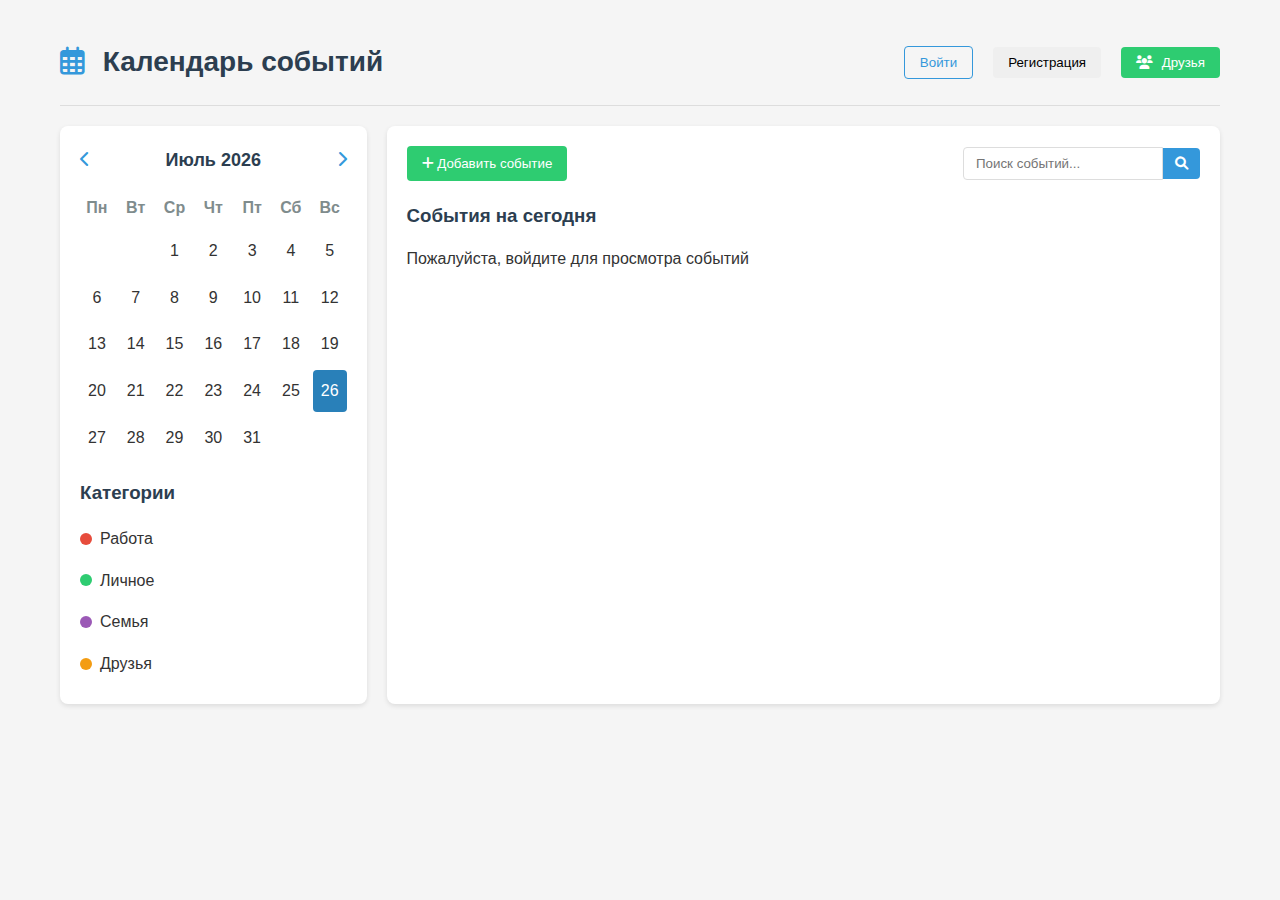
<file: index.html>
<!DOCTYPE html>
<html lang="ru">
<head>
    <meta charset="UTF-8">
    <meta name="viewport" content="width=device-width, initial-scale=1.0">
    <title>Календарь событий</title>
    <link rel="stylesheet" href="styles.css">
    <link rel="stylesheet" href="https://cdnjs.cloudflare.com/ajax/libs/font-awesome/6.0.0-beta3/css/all.min.css">
</head>
<body>
    <div class="container">
        <header>
            <h1><i class="far fa-calendar-alt"></i> Календарь событий</h1>
            <div class="user-actions">
                <button id="login-btn">Войти</button>
                <button id="register-btn">Регистрация</button>
                <button id="friends-btn" onclick="window.location.href='friends.html'"><i class="fas fa-users"></i> Друзья</button>
            </div>
        </header>

        <div class="main-content">
            <aside class="sidebar">
                <div class="calendar-view">
                    <div class="month-header">
                        <button id="prev-month"><i class="fas fa-chevron-left"></i></button>
                        <h2 id="current-month">Июнь 2023</h2>
                        <button id="next-month"><i class="fas fa-chevron-right"></i></button>
                    </div>
                    <div id="calendar-days" class="calendar-days"></div>
                </div>

                <div class="event-categories">
                    <h3>Категории</h3>
                    <ul>
                        <li><span class="category-color work"></span> Работа</li>
                        <li><span class="category-color personal"></span> Личное</li>
                        <li><span class="category-color family"></span> Семья</li>
                        <li><span class="category-color friends"></span> Друзья</li>
                    </ul>
                </div>
            </aside>

            <main class="event-content">
                <div class="event-actions">
                    <button id="add-event-btn"><i class="fas fa-plus"></i> Добавить событие</button>
                    <div class="search-box">
                        <input type="text" id="event-search" placeholder="Поиск событий...">
                        <button id="search-btn"><i class="fas fa-search"></i></button>
                    </div>
                </div>

                <div class="events-list">
                    <h3 id="events-date">События на сегодня</h3>
                    <div id="events-container" class="events-container">
                        <!-- События будут добавляться здесь -->
                    </div>
                </div>
            </main>
        </div>
    </div>

    <!-- Модальные окна -->
    <div id="event-modal" class="modal">
        <div class="modal-content">
            <span class="close">&times;</span>
            <h2 id="modal-title">Добавить новое событие</h2>
            <form id="event-form">
                <div class="form-group">
                    <label for="event-title">Название:</label>
                    <input type="text" id="event-title" required>
                </div>
                <div class="form-group">
                    <label for="event-date">Дата:</label>
                    <input type="date" id="event-date" required>
                </div>
                <div class="form-group">
                    <label for="event-time">Время:</label>
                    <input type="time" id="event-time">
                </div>
                <div class="form-group">
                    <label for="event-category">Категория:</label>
                    <select id="event-category">
                        <option value="work">Работа</option>
                        <option value="personal">Личное</option>
                        <option value="family">Семья</option>
                        <option value="friends">Друзья</option>
                    </select>
                </div>
                <div class="form-group">
                    <label for="event-description">Описание:</label>
                    <textarea id="event-description" rows="3"></textarea>
                </div>
                <div class="form-group">
                    <label for="event-share">Поделиться с друзьями:</label>
                    <input type="text" id="event-share" placeholder="Введите email друга">
                    <button type="button" id="add-friend-btn">Добавить</button>
                    <div id="friends-list" class="friends-list"></div>
                </div>
                <div class="form-actions">
                    <button type="submit" id="save-event-btn">Сохранить</button>
                    <button type="button" id="delete-event-btn" class="hidden">Удалить</button>
                </div>
            </form>
        </div>
    </div>

    <div id="auth-modal" class="modal">
        <div class="modal-content">
            <span class="close">&times;</span>
            <h2 id="auth-modal-title">Вход</h2>
            <form id="auth-form">
                <div id="auth-name-group" class="form-group hidden">
                    <label for="auth-name">Имя:</label>
                    <input type="text" id="auth-name">
                </div>
                <div class="form-group">
                    <label for="auth-email">Email:</label>
                    <input type="email" id="auth-email" required>
                </div>
                <div class="form-group">
                    <label for="auth-password">Пароль:</label>
                    <input type="password" id="auth-password" required>
                </div>
                <div class="form-actions">
                    <button type="submit" id="auth-submit-btn">Войти</button>
                </div>
                    <span id="auth-switch-text">Нет аккаунта? </span>
                    <a href="#" id="auth-switch-link">Зарегистрироваться</a>
                </div>
            </form>
        </div>
    </div>

    <script src="script.js"></script>
</body>
</html>
</file>
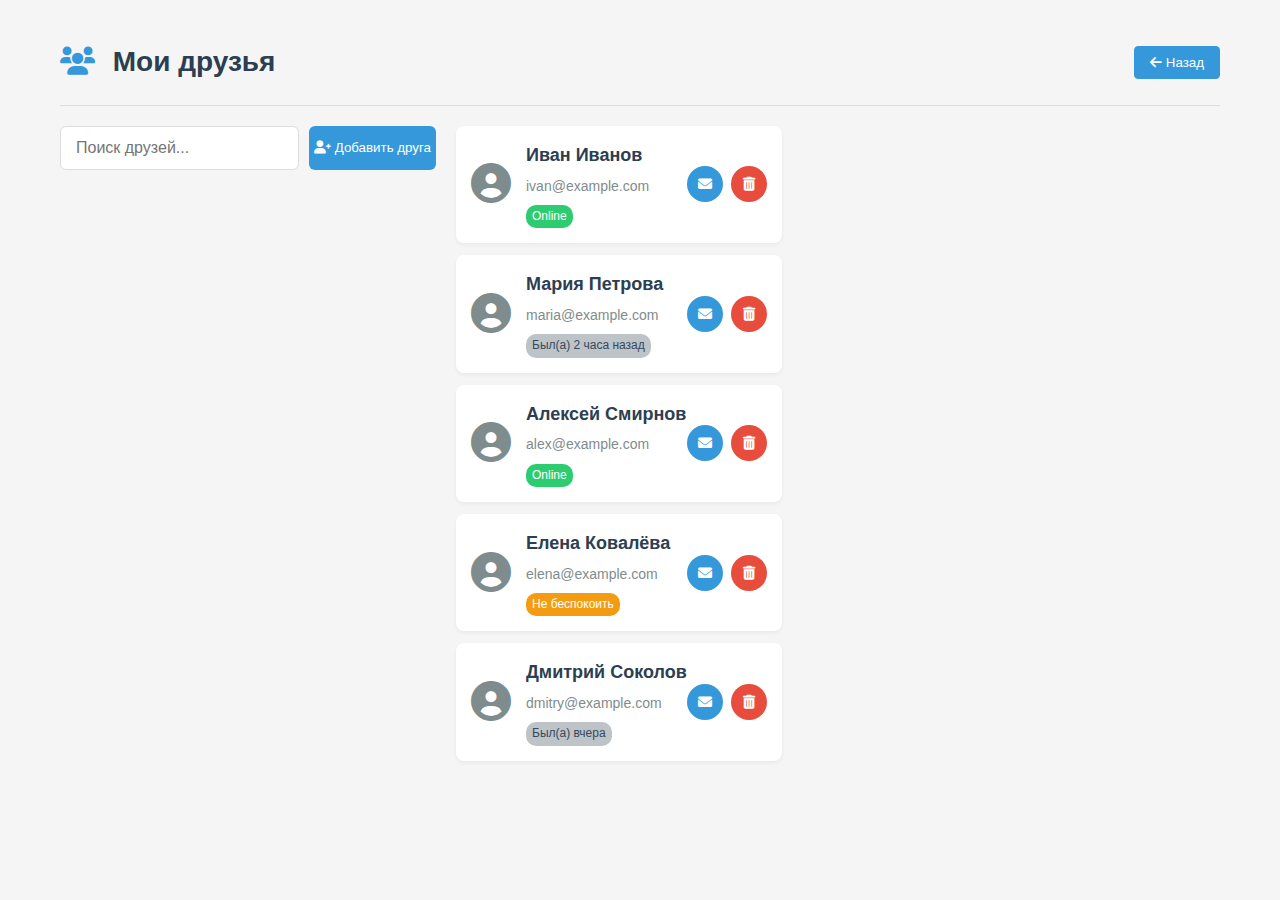
<file: friends.html>
<!DOCTYPE html>
<html lang="ru">
<head>
    <meta charset="UTF-8">
    <meta name="viewport" content="width=device-width, initial-scale=1.0">
    <title>Мои друзья | Календарь событий</title>
    <link rel="stylesheet" href="styles.css">
    <link rel="stylesheet" href="https://cdnjs.cloudflare.com/ajax/libs/font-awesome/6.0.0-beta3/css/all.min.css">
</head>
<body>
    <div class="container">
        <header>
            <h1><i class="fas fa-users"></i> Мои друзья</h1>
            <div class="user-actions">
                <button onclick="window.location.href='index.html'"><i class="fas fa-arrow-left"></i> Назад</button>
            </div>
        </header>

        <div class="main-content">
            <div class="friends-controls">
                <div class="friends-search">
                    <input type="text" id="friend-search" placeholder="Поиск друзей...">
                    <button id="add-friend-btn"><i class="fas fa-user-plus"></i> Добавить друга</button>
                </div>
            </div>

            <div class="friends-list-container">
                <div id="friends-list">
                    <!-- Друзья будут добавляться здесь -->
                    <div class="friend-card">
                        <div class="friend-avatar">
                            <i class="fas fa-user-circle"></i>
                        </div>
                        <div class="friend-info">
                            <h3>Иван Иванов</h3>
                            <p>ivan@example.com</p>
                            <div class="friend-status online">Online</div>
                        </div>
                        <div class="friend-actions">
                            <button class="friend-action message"><i class="fas fa-envelope"></i></button>
                            <button class="friend-action remove"><i class="fas fa-trash-alt"></i></button>
                        </div>
                    </div>

                    <div class="friend-card">
                        <div class="friend-avatar">
                            <i class="fas fa-user-circle"></i>
                        </div>
                        <div class="friend-info">
                            <h3>Мария Петрова</h3>
                            <p>maria@example.com</p>
                            <div class="friend-status offline">Был(а) 2 часа назад</div>
                        </div>
                        <div class="friend-actions">
                            <button class="friend-action message"><i class="fas fa-envelope"></i></button>
                            <button class="friend-action remove"><i class="fas fa-trash-alt"></i></button>
                        </div>
                    </div>

                    <div class="friend-card">
                        <div class="friend-avatar">
                            <i class="fas fa-user-circle"></i>
                        </div>
                        <div class="friend-info">
                            <h3>Алексей Смирнов</h3>
                            <p>alex@example.com</p>
                            <div class="friend-status online">Online</div>
                        </div>
                        <div class="friend-actions">
                            <button class="friend-action message"><i class="fas fa-envelope"></i></button>
                            <button class="friend-action remove"><i class="fas fa-trash-alt"></i></button>
                        </div>
                    </div>

                    <div class="friend-card">
                        <div class="friend-avatar">
                            <i class="fas fa-user-circle"></i>
                        </div>
                        <div class="friend-info">
                            <h3>Елена Ковалёва</h3>
                            <p>elena@example.com</p>
                            <div class="friend-status away">Не беспокоить</div>
                        </div>
                        <div class="friend-actions">
                            <button class="friend-action message"><i class="fas fa-envelope"></i></button>
                            <button class="friend-action remove"><i class="fas fa-trash-alt"></i></button>
                        </div>
                    </div>

                    <div class="friend-card">
                        <div class="friend-avatar">
                            <i class="fas fa-user-circle"></i>
                        </div>
                        <div class="friend-info">
                            <h3>Дмитрий Соколов</h3>
                            <p>dmitry@example.com</p>
                            <div class="friend-status offline">Был(а) вчера</div>
                        </div>
                        <div class="friend-actions">
                            <button class="friend-action message"><i class="fas fa-envelope"></i></button>
                            <button class="friend-action remove"><i class="fas fa-trash-alt"></i></button>
                        </div>
                    </div>
                </div>
            </div>
        </div>
    </div>

    <!-- Модальное окно для добавления друга -->
    <div id="add-friend-modal" class="modal">
        <div class="modal-content">
            <span class="close">&times;</span>
            <h2><i class="fas fa-user-plus"></i> Добавить друга</h2>
            <form id="add-friend-form">
                <div class="form-group">
                    <label for="friend-email">Email друга:</label>
                    <input type="email" id="friend-email" placeholder="Введите email друга" required>
                </div>
                <div class="form-group">
                    <label for="friend-name">Имя (необязательно):</label>
                    <input type="text" id="friend-name" placeholder="Введите имя друга">
                </div>
                <div class="form-actions">
                    <button type="submit" class="btn-primary">Добавить</button>
                </div>
            </form>
        </div>
    </div>

    <script>
        document.addEventListener('DOMContentLoaded', function() {
            // Открытие модального окна
            document.getElementById('add-friend-btn').addEventListener('click', function() {
                document.getElementById('add-friend-modal').style.display = 'block';
            });
            
            // Закрытие модального окна
            document.querySelector('.close').addEventListener('click', function() {
                document.getElementById('add-friend-modal').style.display = 'none';
            });
            
            // Поиск друзей
            document.getElementById('friend-search').addEventListener('input', function() {
                const searchTerm = this.value.toLowerCase();
                const friends = document.querySelectorAll('.friend-card');
                
                friends.forEach(friend => {
                    const name = friend.querySelector('h3').textContent.toLowerCase();
                    const email = friend.querySelector('p').textContent.toLowerCase();
                    
                    if (name.includes(searchTerm) || email.includes(searchTerm)) {
                        friend.style.display = 'flex';
                    } else {
                        friend.style.display = 'none';
                    }
                });
            });
            
            // Обработка добавления друга (заглушка)
            document.getElementById('add-friend-form').addEventListener('submit', function(e) {
                e.preventDefault();
                const email = document.getElementById('friend-email').value;
                const name = document.getElementById('friend-name').value || email.split('@')[0];
                
                alert(`Запрос дружбы отправлен для ${name} (${email})`);
                document.getElementById('add-friend-modal').style.display = 'none';
                this.reset();
            });
            
            // Удаление друга
            document.querySelectorAll('.friend-action.remove').forEach(btn => {
                btn.addEventListener('click', function() {
                    const friendCard = this.closest('.friend-card');
                    const friendName = friendCard.querySelector('h3').textContent;
                    
                    if (confirm(`Вы уверены, что хотите удалить ${friendName} из друзей?`)) {
                        friendCard.remove();
                    }
                });
            });
        });
    </script>
</body>
</html>
</file>
<file: styles.css>
/* Общие стили */
* {
    box-sizing: border-box;
    margin: 0;
    padding: 0;
    font-family: 'Segoe UI', Tahoma, Geneva, Verdana, sans-serif;
}

body {
    background-color: #f5f5f5;
    color: #333;
    line-height: 1.6;
}

.container {
    max-width: 1200px;
    margin: 0 auto;
    padding: 20px;
}

header {
    display: flex;
    justify-content: space-between;
    align-items: center;
    padding: 20px 0;
    border-bottom: 1px solid #ddd;
    margin-bottom: 20px;
}

header h1 {
    font-size: 28px;
    color: #2c3e50;
}

header h1 i {
    margin-right: 10px;
    color: #3498db;
}

.user-actions button {
    padding: 8px 15px;
    margin-left: 10px;
    border: none;
    border-radius: 4px;
    cursor: pointer;
    font-weight: 500;
}

.user-actions button:first-child {
    background-color: #f5f5f5;
    color: #3498db;
    border: 1px solid #3498db;
}

.user-actions button:last-child {
    background-color: #3498db;
    color: white;
}

.main-content {
    display: flex;
    gap: 20px;
}

.sidebar {
    flex: 1;
    background: white;
    border-radius: 8px;
    padding: 20px;
    box-shadow: 0 2px 5px rgba(0,0,0,0.1);
}

.event-content {
    flex: 3;
    background: white;
    border-radius: 8px;
    padding: 20px;
    box-shadow: 0 2px 5px rgba(0,0,0,0.1);
}

/* Стили для страницы друзей */
.friends-controls {
    margin-bottom: 25px;
}

.friends-search {
    display: flex;
    gap: 10px;
    margin-bottom: 20px;
}

#friend-search {
    flex: 1;
    padding: 12px 15px;
    border: 1px solid #ddd;
    border-radius: 6px;
    font-size: 16px;
}

#add-friend-btn {
    padding: 5px 5px;
    background-color: #3498db;
    color: white;
    border: none;
    border-radius: 6px;
    cursor: pointer;
    font-weight: 500;
    white-space: nowrap;
}

#add-friend-btn:hover {
    background-color: #2980b9;
}

.friend-card {
    display: flex;
    align-items: center;
    padding: 15px;
    background-color: #fff;
    border-radius: 8px;
    margin-bottom: 12px;
    box-shadow: 0 2px 4px rgba(0,0,0,0.05);
    transition: transform 0.2s, box-shadow 0.2s;
}

.friend-card:hover {
    transform: translateY(-2px);
    box-shadow: 0 4px 8px rgba(0,0,0,0.1);
}

.friend-avatar {
    margin-right: 15px;
    font-size: 40px;
    color: #7f8c8d;
}

.friend-info {
    flex: 1;
}

.friend-info h3 {
    margin: 0 0 5px;
    color: #2c3e50;
    font-size: 18px;
}

.friend-info p {
    margin: 0 0 5px;
    color: #7f8c8d;
    font-size: 14px;
}

.friend-status {
    font-size: 12px;
    padding: 2px 6px;
    border-radius: 10px;
    display: inline-block;
}

.friend-status.online {
    background-color: #2ecc71;
    color: white;
}

.friend-status.offline {
    background-color: #bdc3c7;
    color: #34495e;
}

.friend-status.away {
    background-color: #f39c12;
    color: white;
}

.friend-actions {
    display: flex;
    gap: 8px;
}

.friend-action {
    width: 36px;
    height: 36px;
    border: none;
    border-radius: 50%;
    cursor: pointer;
    display: flex;
    align-items: center;
    justify-content: center;
    font-size: 14px;
    transition: background-color 0.2s;
}

.friend-action.message {
    background-color: #3498db;
    color: white;
}

.friend-action.message:hover {
    background-color: #2980b9;
}

.friend-action.remove {
    background-color: #e74c3c;
    color: white;
}

.friend-action.remove:hover {
    background-color: #c0392b;
}


.event-categories li {
    cursor: pointer;
    transition: background-color 0.2s;
    padding: 8px 12px;
    border-radius: 4px;
}

.event-categories li:hover {
    background-color: #f0f0f0;
}

.event-categories li.active {
    background-color: #e0f7fa;
    font-weight: bold;
}

/* Модальное окно */
.modal {
    display: none;
    position: fixed;
    z-index: 100;
    left: 0;
    top: 0;
    width: 100%;
    height: 100%;
    background-color: rgba(0,0,0,0.5);
}

.modal-content {
    background-color: #fff;
    margin: 10% auto;
    padding: 25px;
    border-radius: 8px;
    width: 90%;
    max-width: 500px;
    box-shadow: 0 5px 15px rgba(0,0,0,0.3);
}

.modal h2 {
    margin-top: 0;
    color: #2c3e50;
}

.close {
    color: #aaa;
    float: right;
    font-size: 24px;
    font-weight: bold;
    cursor: pointer;
}

.close:hover {
    color: #333;
}

.form-group {
    margin-bottom: 15px;
}

.form-group label {
    display: block;
    margin-bottom: 5px;
    font-weight: 500;
    color: #2c3e50;
}

.form-group input {
    width: 100%;
    padding: 10px 12px;
    border: 1px solid #ddd;
    border-radius: 4px;
    font-size: 16px;
}

.form-actions {
    margin-top: 20px;
    text-align: right;
}

.btn-primary {
    padding: 10px 20px;
    background-color: #3498db;
    color: white;
    border: none;
    border-radius: 4px;
    cursor: pointer;
    font-weight: 500;
}

.btn-primary:hover {
    background-color: #2980b9;
}

/* Стили для кнопки "Друзья" */
#friends-btn {
    padding: 8px 15px;
    margin-left: 10px;
    border: none;
    border-radius: 4px;
    cursor: pointer;
    font-weight: 500;
    background-color: #2ecc71;
    color: white;
}

#friends-btn:hover {
    background-color: #2ecc71;
}

#friends-btn i {
    margin-right: 5px;
}

.user-actions {
    display: flex;
    align-items: center;
    gap: 10px;
}

/* Календарь */
.calendar-view {
    margin-bottom: 20px;
}

.month-header {
    display: flex;
    justify-content: space-between;
    align-items: center;
    margin-bottom: 15px;
}

.month-header h2 {
    font-size: 18px;
    color: #2c3e50;
}

.month-header button {
    background: none;
    border: none;
    font-size: 16px;
    cursor: pointer;
    color: #3498db;
}

.calendar-days {
    display: grid;
    grid-template-columns: repeat(7, 1fr);
    gap: 5px;
}

.day-header {
    text-align: center;
    font-weight: bold;
    padding: 5px;
    color: #7f8c8d;
}

.day {
    text-align: center;
    padding: 8px;
    border-radius: 4px;
    cursor: pointer;
}

.day:hover {
    background-color: #f0f0f0;
}

.day.today {
    background-color: #3498db;
    color: white;
}

.day.selected {
    background-color: #2980b9;
    color: white;
}

.day.has-events::after {
    content: '';
    display: block;
    width: 5px;
    height: 5px;
    background-color: #e74c3c;
    border-radius: 50%;
    margin: 3px auto 0;
}

/* Категории */
.event-categories h3 {
    margin-bottom: 10px;
    color: #2c3e50;
}

.event-categories ul {
    list-style: none;
}

.event-categories li {
    padding: 8px 0;
    display: flex;
    align-items: center;
}

.category-color {
    display: inline-block;
    width: 12px;
    height: 12px;
    border-radius: 50%;
    margin-right: 8px;
}

.category-color.all {
    background-color: #9e9e9e;
}

.category-color.work {
    background-color: #e74c3c;
}

.category-color.personal {
    background-color: #2ecc71;
}

.category-color.family {
    background-color: #9b59b6;
}

.category-color.friends {
    background-color: #f39c12;
}

/* События */
.event-actions {
    display: flex;
    justify-content: space-between;
    margin-bottom: 20px;
}

#add-event-btn {
    background-color: #2ecc71;
    color: white;
    border: none;
    padding: 10px 15px;
    border-radius: 4px;
    cursor: pointer;
    font-weight: 500;
}

#add-event-btn:hover {
    background-color: #27ae60;
}

.search-box {
    display: flex;
    align-items: center;
}

#event-search {
    padding: 8px 12px;
    border: 1px solid #ddd;
    border-radius: 4px 0 0 4px;
    width: 200px;
}

#search-btn {
    padding: 8px 12px;
    background-color: #3498db;
    color: white;
    border: none;
    border-radius: 0 4px 4px 0;
    cursor: pointer;
}

.events-list h3 {
    margin-bottom: 15px;
    color: #2c3e50;
}

.events-container {
    display: flex;
    flex-direction: column;
    gap: 10px;
}

.event-card {
    background-color: #f9f9f9;
    border-left: 4px solid #3498db;
    padding: 15px;
    border-radius: 4px;
    cursor: pointer;
    transition: transform 0.2s;
}

.event-card:hover {
    transform: translateX(5px);
}

.event-card.work {
    border-left-color: #e74c3c;
}

.event-card.personal {
    border-left-color: #2ecc71;
}

.event-card.family {
    border-left-color: #9b59b6;
}

.event-card.friends {
    border-left-color: #f39c12;
}

.event-card h4 {
    margin-bottom: 5px;
    color: #2c3e50;
}

.event-time {
    font-size: 14px;
    color: #7f8c8d;
    margin-bottom: 5px;
}

.event-description {
    font-size: 14px;
    color: #555;
}

/* Модальные окна */
.modal {
    display: none;
    position: fixed;
    z-index: 1;
    left: 0;
    top: 0;
    width: 100%;
    height: 100%;
    background-color: rgba(0,0,0,0.5);
}

.modal-content {
    background-color: white;
    margin: 10% auto;
    padding: 20px;
    border-radius: 8px;
    width: 90%;
    max-width: 500px;
    box-shadow: 0 5px 15px rgba(0,0,0,0.3);
    position: relative;
}

.close {
    position: absolute;
    right: 20px;
    top: 10px;
    font-size: 24px;
    font-weight: bold;
    color: #aaa;
    cursor: pointer;
}

.close:hover {
    color: #333;
}

.form-group {
    margin-bottom: 15px;
}

.form-group label {
    display: block;
    margin-bottom: 5px;
    font-weight: 500;
    color: #2c3e50;
}

.form-group input,
.form-group select,
.form-group textarea {
    width: 100%;
    padding: 8px 12px;
    border: 1px solid #ddd;
    border-radius: 4px;
    font-size: 14px;
}

.form-group textarea {
    resize: vertical;
}

.form-actions {
    display: flex;
    justify-content: space-between;
    margin-top: 20px;
}

.form-actions button {
    padding: 10px 15px;
    border: none;
    border-radius: 4px;
    cursor: pointer;
    font-weight: 500;
}

#save-event-btn {
    background-color: #2ecc71;
    color: white;
}

#delete-event-btn {
    background-color: #e74c3c;
    color: white;
}

#auth-submit-btn {
    background-color: #3498db;
    color: white;
    width: 100%;
}

.friends-list {
    margin-top: 10px;
    display: flex;
    flex-wrap: wrap;
    gap: 5px;
}

.friend-tag {
    background-color: #e0f7fa;
    color: #00838f;
    padding: 3px 8px;
    border-radius: 12px;
    font-size: 12px;
    display: flex;
    align-items: center;
}

.friend-tag button {
    background: none;
    border: none;
    color: #00838f;
    margin-left: 5px;
    cursor: pointer;
    font-size: 10px;
}

.hidden {
    display: none !important;
}

/* Адаптивность */
@media (max-width: 768px) {
    .main-content {
        flex-direction: column;
    }
    
    .event-actions {
        flex-direction: column;
        gap: 10px;
    }
    
    .search-box {
        width: 100%;
    }
    
    #event-search {
        width: 100%;
    }
}
</file>
